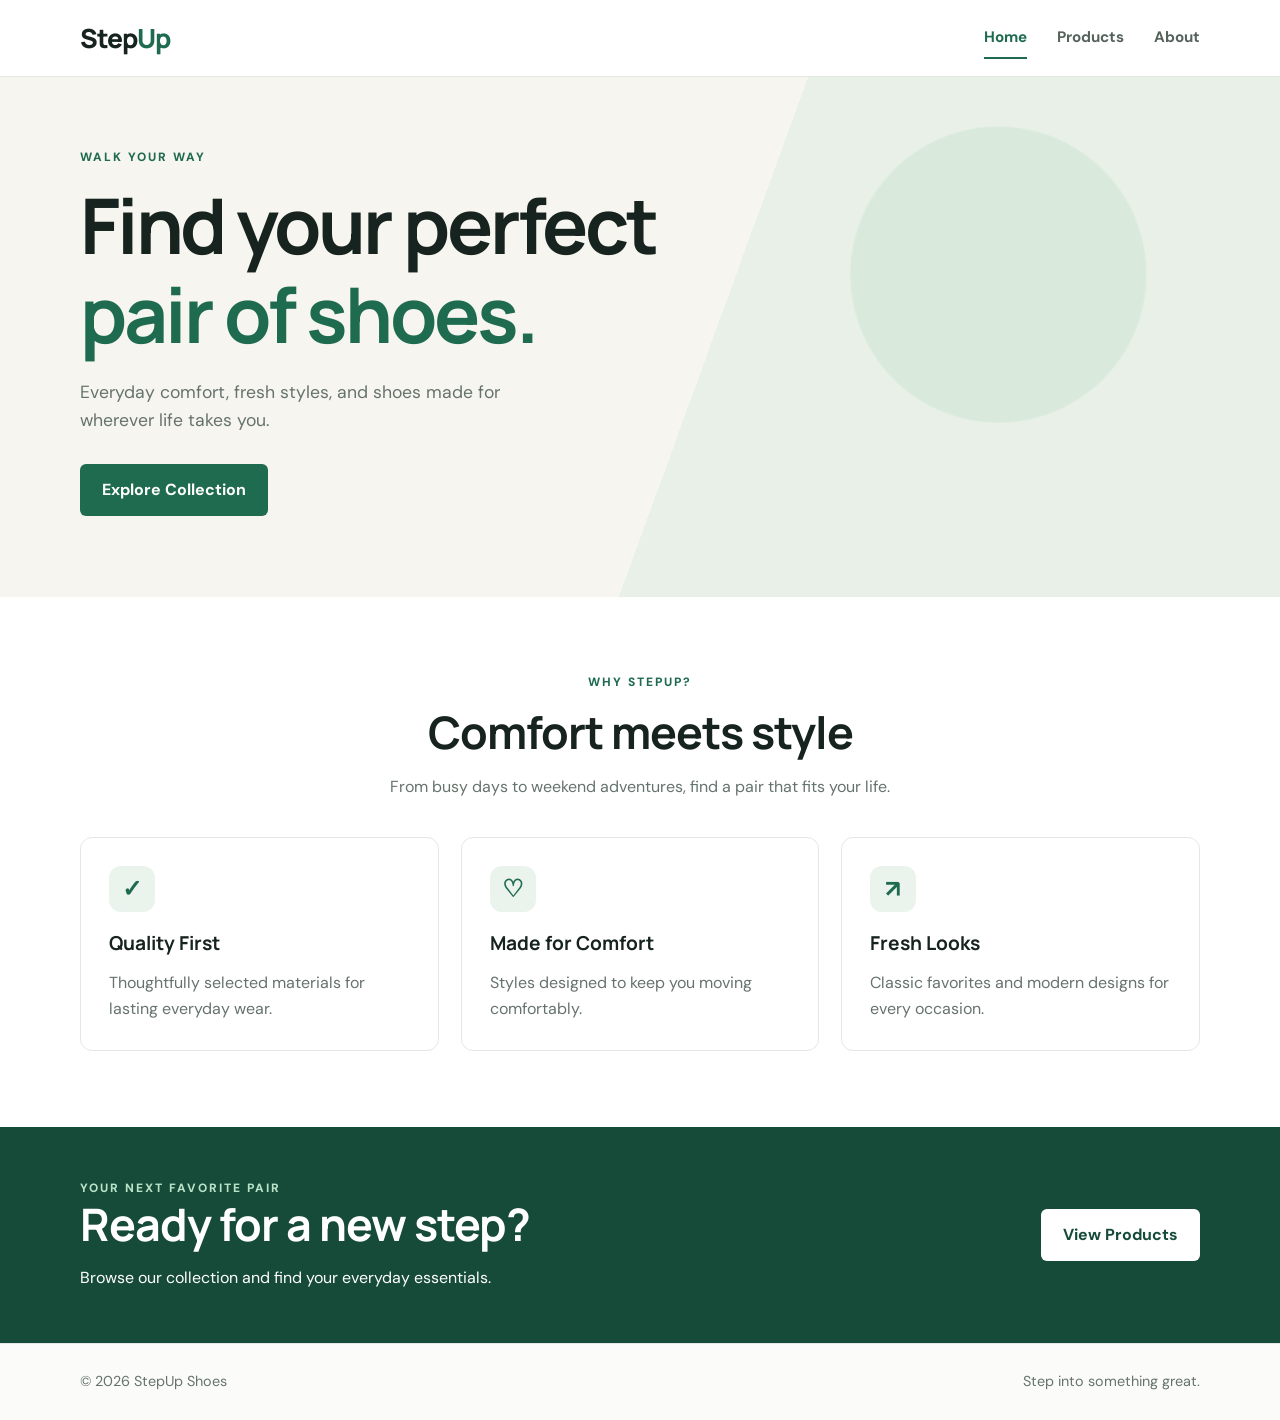
<file: index.html>
<!DOCTYPE html>
<html lang="en">
<head>
  <meta charset="UTF-8">
  <meta name="viewport" content="width=device-width, initial-scale=1.0">
  <title>StepUp Shoes | Home</title>
  <link rel="stylesheet" href="style.css">
</head>
<body>
  <header class="site-header">
    <div class="container nav-wrap">
      <a class="logo" href="index.html">Step<span>Up</span></a>
      <nav aria-label="Main navigation">
        <a class="active" href="index.html">Home</a>
        <a href="products.html">Products</a>
        <a href="about.html">About</a>
      </nav>
    </div>
  </header>

  <main>
    <section class="hero">
      <div class="container hero-content">
        <p class="eyebrow">WALK YOUR WAY</p>
        <h1>Find your perfect<br><span>pair of shoes.</span></h1>
        <p class="hero-text">Everyday comfort, fresh styles, and shoes made for wherever life takes you.</p>
        <a class="btn" href="products.html">Explore Collection</a>
      </div>
    </section>

    <section class="section container">
      <div class="section-heading">
        <p class="eyebrow">WHY STEPUP?</p>
        <h2>Comfort meets style</h2>
        <p>From busy days to weekend adventures, find a pair that fits your life.</p>
      </div>
      <div class="features">
        <article class="feature-card"><div class="feature-icon">✓</div><h3>Quality First</h3><p>Thoughtfully selected materials for lasting everyday wear.</p></article>
        <article class="feature-card"><div class="feature-icon">♡</div><h3>Made for Comfort</h3><p>Styles designed to keep you moving comfortably.</p></article>
        <article class="feature-card"><div class="feature-icon">↗</div><h3>Fresh Looks</h3><p>Classic favorites and modern designs for every occasion.</p></article>
      </div>
    </section>

    <section class="promo">
      <div class="container promo-inner">
        <div><p class="eyebrow">YOUR NEXT FAVORITE PAIR</p><h2>Ready for a new step?</h2><p>Browse our collection and find your everyday essentials.</p></div>
        <a class="btn btn-light" href="products.html">View Products</a>
      </div>
    </section>
  </main>

  <footer class="site-footer"><div class="container footer-inner"><p>© 2026 StepUp Shoes</p><p>Step into something great.</p></div></footer>
</body>
</html>
</file>
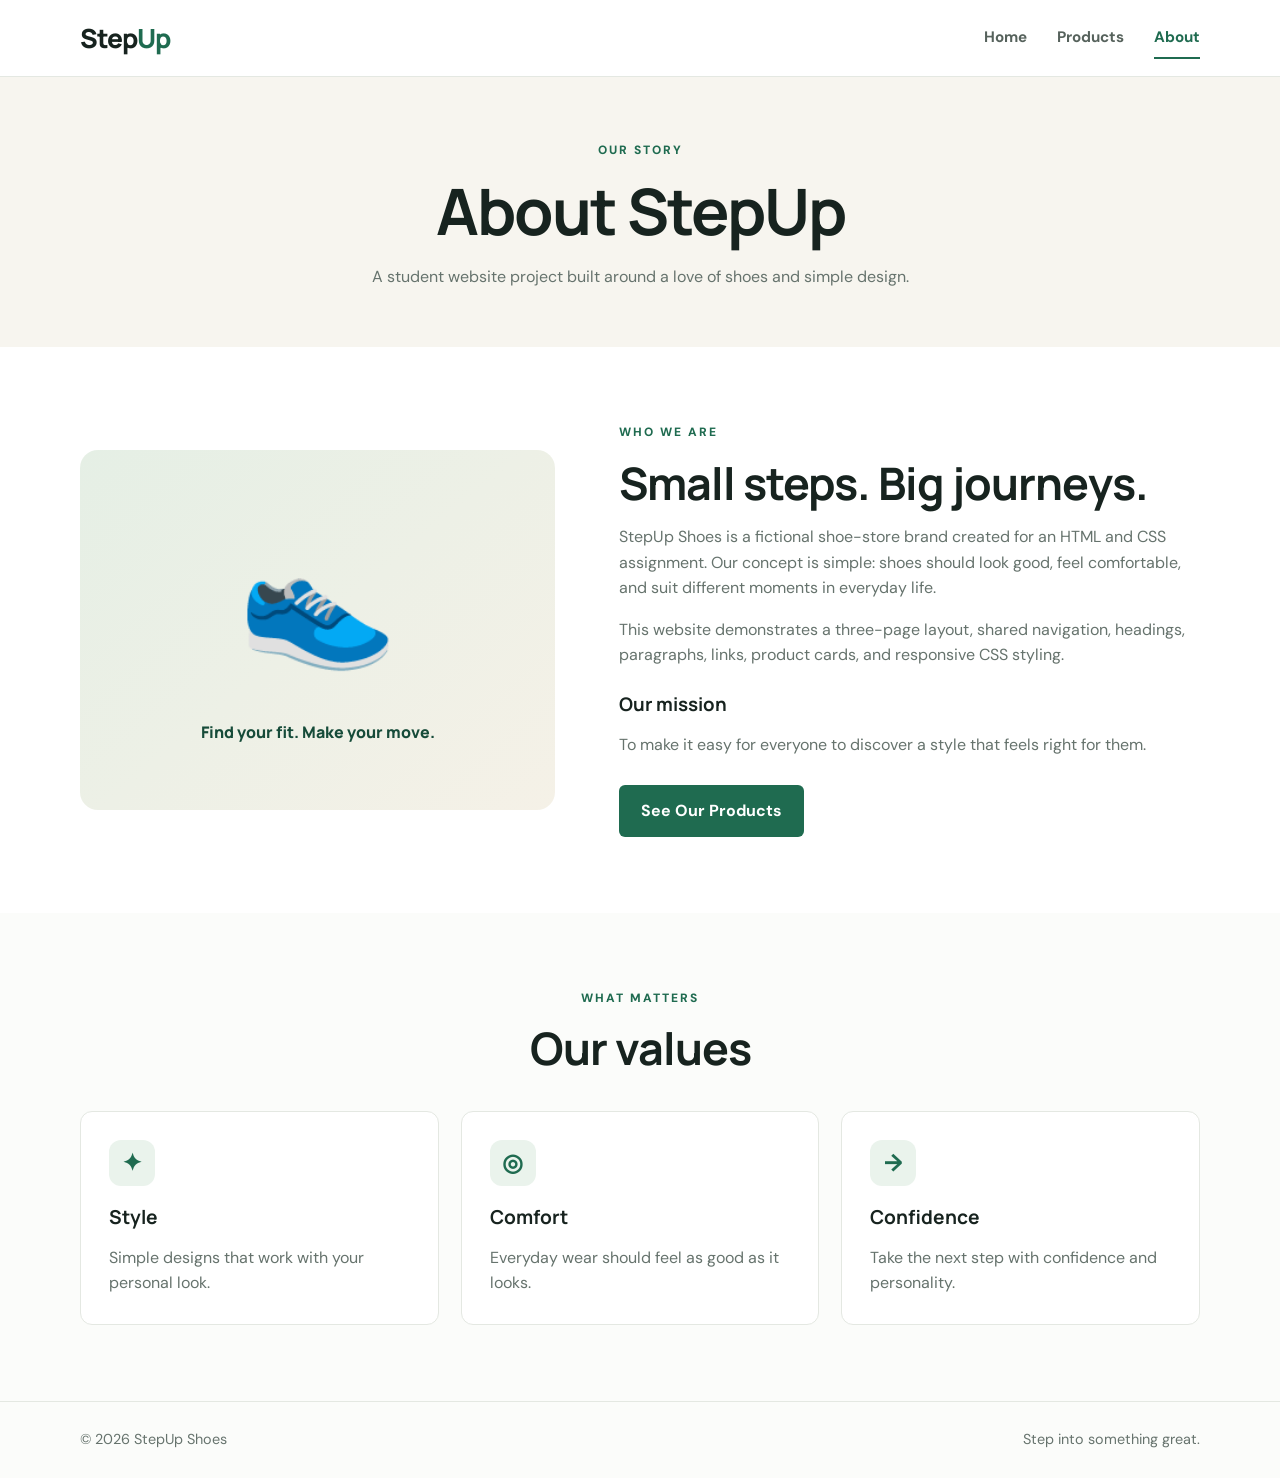
<file: about.html>
<!DOCTYPE html>
<html lang="en">
<head>
  <meta charset="UTF-8">
  <meta name="viewport" content="width=device-width, initial-scale=1.0">
  <title>StepUp Shoes | About Us</title>
  <link rel="stylesheet" href="style.css">
</head>
<body>
  <header class="site-header">
    <div class="container nav-wrap">
      <a class="logo" href="index.html">Step<span>Up</span></a>
      <nav aria-label="Main navigation">
        <a href="index.html">Home</a>
        <a href="products.html">Products</a>
        <a class="active" href="about.html">About</a>
      </nav>
    </div>
  </header>

  <main>
    <section class="page-banner"><div class="container"><p class="eyebrow">OUR STORY</p><h1>About StepUp</h1><p>A student website project built around a love of shoes and simple design.</p></div></section>
    <section class="section container about-layout">
      <div class="about-visual"><div class="big-shoe">👟</div><p>Find your fit. Make your move.</p></div>
      <div class="about-copy"><p class="eyebrow">WHO WE ARE</p><h2>Small steps. Big journeys.</h2><p>StepUp Shoes is a fictional shoe-store brand created for an HTML and CSS assignment. Our concept is simple: shoes should look good, feel comfortable, and suit different moments in everyday life.</p><p>This website demonstrates a three-page layout, shared navigation, headings, paragraphs, links, product cards, and responsive CSS styling.</p><h3>Our mission</h3><p>To make it easy for everyone to discover a style that feels right for them.</p><a class="btn" href="products.html">See Our Products</a></div>
    </section>
    <section class="section values-section"><div class="container"><div class="section-heading"><p class="eyebrow">WHAT MATTERS</p><h2>Our values</h2></div><div class="features"><article class="feature-card"><div class="feature-icon">✦</div><h3>Style</h3><p>Simple designs that work with your personal look.</p></article><article class="feature-card"><div class="feature-icon">◎</div><h3>Comfort</h3><p>Everyday wear should feel as good as it looks.</p></article><article class="feature-card"><div class="feature-icon">→</div><h3>Confidence</h3><p>Take the next step with confidence and personality.</p></article></div></div></section>
  </main>

  <footer class="site-footer"><div class="container footer-inner"><p>© 2026 StepUp Shoes</p><p>Step into something great.</p></div></footer>
</body>
</html>
</file>
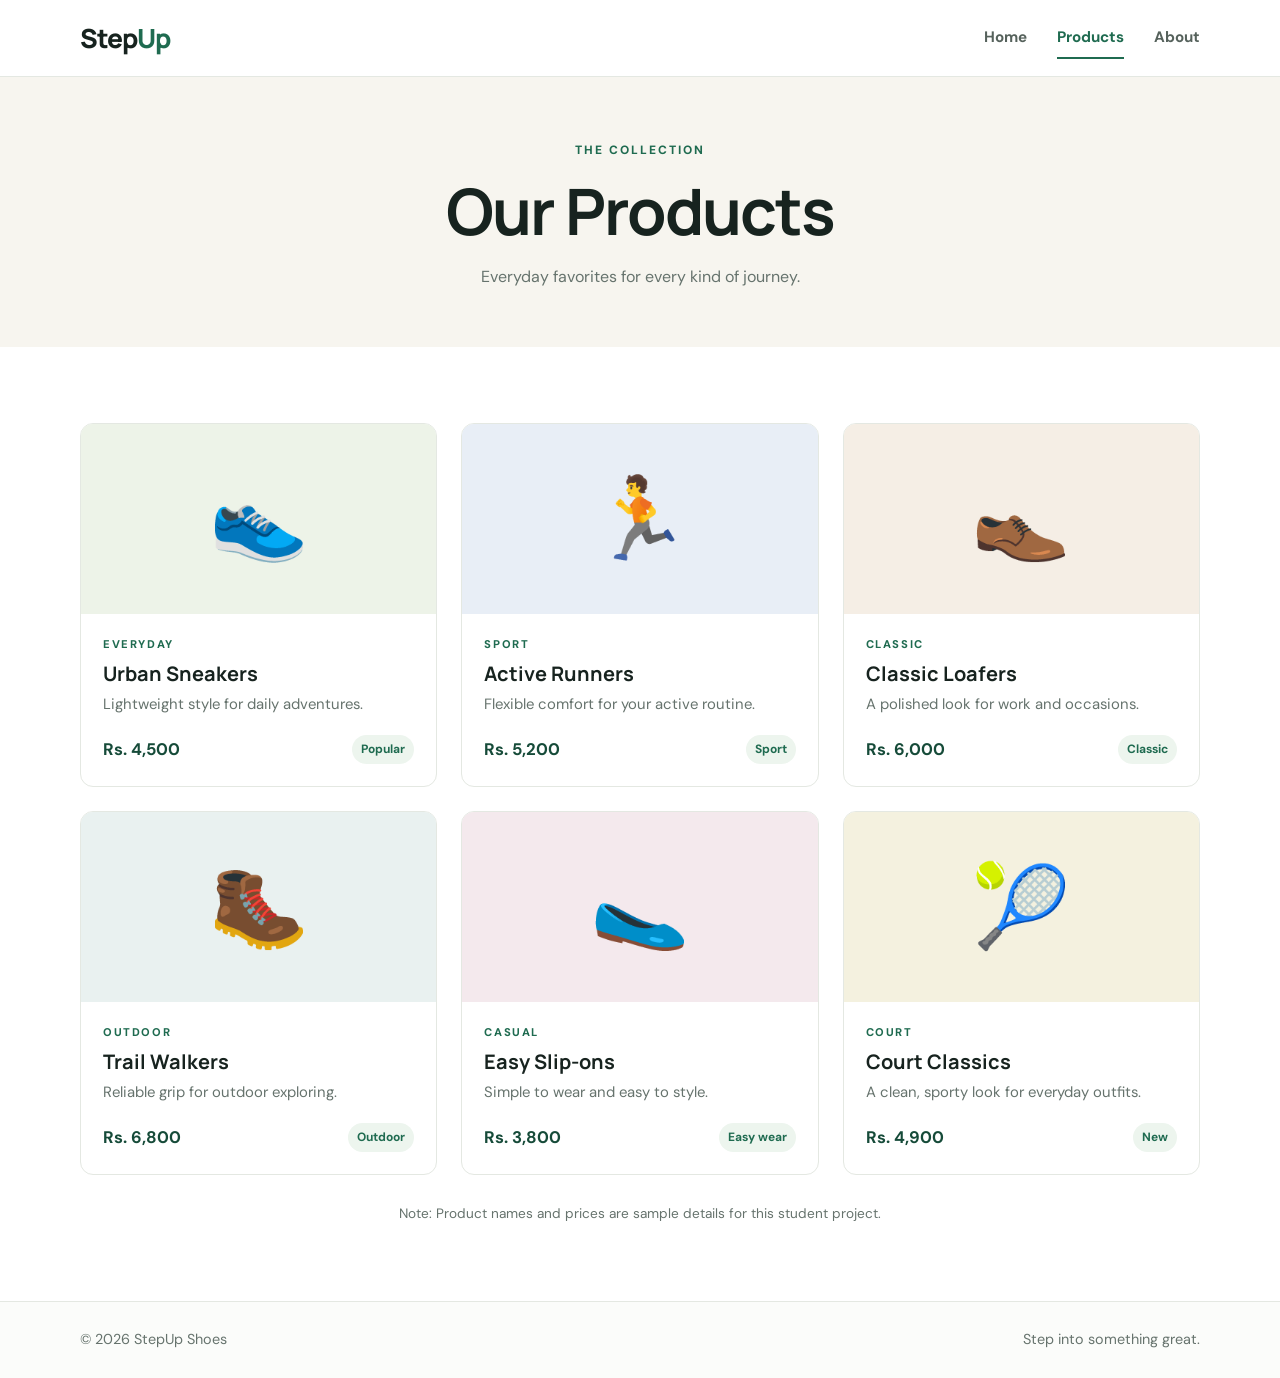
<file: products.html>
<!DOCTYPE html>
<html lang="en">
<head>
  <meta charset="UTF-8">
  <meta name="viewport" content="width=device-width, initial-scale=1.0">
  <title>StepUp Shoes | Products</title>
  <link rel="stylesheet" href="style.css">
</head>
<body>
  <header class="site-header">
    <div class="container nav-wrap">
      <a class="logo" href="index.html">Step<span>Up</span></a>
      <nav aria-label="Main navigation">
        <a href="index.html">Home</a>
        <a class="active" href="products.html">Products</a>
        <a href="about.html">About</a>
      </nav>
    </div>
  </header>

  <main>
    <section class="page-banner"><div class="container"><p class="eyebrow">THE COLLECTION</p><h1>Our Products</h1><p>Everyday favorites for every kind of journey.</p></div></section>
    <section class="section container">
      <div class="product-grid">
        <article class="product-card">
          <div class="product-art sneaker">👟</div>
          <div class="product-info"><p class="product-type">EVERYDAY</p><h2>Urban Sneakers</h2><p>Lightweight style for daily adventures.</p><div class="product-bottom"><strong>Rs. 4,500</strong><span class="tag">Popular</span></div></div>
        </article>
        <article class="product-card">
          <div class="product-art runner">🏃</div>
          <div class="product-info"><p class="product-type">SPORT</p><h2>Active Runners</h2><p>Flexible comfort for your active routine.</p><div class="product-bottom"><strong>Rs. 5,200</strong><span class="tag">Sport</span></div></div>
        </article>
        <article class="product-card">
          <div class="product-art classic">👞</div>
          <div class="product-info"><p class="product-type">CLASSIC</p><h2>Classic Loafers</h2><p>A polished look for work and occasions.</p><div class="product-bottom"><strong>Rs. 6,000</strong><span class="tag">Classic</span></div></div>
        </article>
        <article class="product-card">
          <div class="product-art casual">🥾</div>
          <div class="product-info"><p class="product-type">OUTDOOR</p><h2>Trail Walkers</h2><p>Reliable grip for outdoor exploring.</p><div class="product-bottom"><strong>Rs. 6,800</strong><span class="tag">Outdoor</span></div></div>
        </article>
        <article class="product-card">
          <div class="product-art slipon">🥿</div>
          <div class="product-info"><p class="product-type">CASUAL</p><h2>Easy Slip-ons</h2><p>Simple to wear and easy to style.</p><div class="product-bottom"><strong>Rs. 3,800</strong><span class="tag">Easy wear</span></div></div>
        </article>
        <article class="product-card">
          <div class="product-art court">🎾</div>
          <div class="product-info"><p class="product-type">COURT</p><h2>Court Classics</h2><p>A clean, sporty look for everyday outfits.</p><div class="product-bottom"><strong>Rs. 4,900</strong><span class="tag">New</span></div></div>
        </article>
      </div>
      <p class="note">Note: Product names and prices are sample details for this student project.</p>
    </section>
  </main>

  <footer class="site-footer"><div class="container footer-inner"><p>© 2026 StepUp Shoes</p><p>Step into something great.</p></div></footer>
</body>
</html>
</file>
<file: style.css>
@import url('https://fonts.googleapis.com/css2?family=DM+Sans:wght@400;500;600;700&family=Manrope:wght@400;500;600;700;800&display=swap');

:root {
  --ink: #17231f;
  --muted: #66736d;
  --green: #1f6b50;
  --green-dark: #164b39;
  --cream: #f7f5ef;
  --line: #e4e8e2;
  --white: #ffffff;
}
* { box-sizing: border-box; }
html { scroll-behavior: smooth; }
body { margin: 0; color: var(--ink); background: #fff; font-family: 'DM Sans', Arial, sans-serif; line-height: 1.6; }
h1, h2, h3 { font-family: 'Manrope', Arial, sans-serif; line-height: 1.15; margin-top: 0; }
p { color: var(--muted); }
a { color: inherit; text-decoration: none; }
.container { width: min(1120px, calc(100% - 40px)); margin: 0 auto; }
.site-header { background: rgba(255,255,255,.96); border-bottom: 1px solid var(--line); position: sticky; top: 0; z-index: 10; }
.nav-wrap { min-height: 76px; display: flex; justify-content: space-between; align-items: center; gap: 24px; }
.logo { font-family: 'Manrope', sans-serif; font-size: 1.65rem; font-weight: 800; letter-spacing: -1px; }
.logo span { color: var(--green); }
nav { display: flex; gap: 30px; align-items: center; }
nav a { font-size: .95rem; font-weight: 700; color: #56625c; padding: 8px 0; border-bottom: 2px solid transparent; }
nav a:hover, nav a.active { color: var(--green); border-color: var(--green); }
.hero { background: radial-gradient(circle at 78% 38%, #d9e9dc 0, #d9e9dc 14%, transparent 14.2%), linear-gradient(110deg, #f7f5ef 0%, #f7f5ef 55%, #e8f0e8 55%, #e8f0e8 100%); min-height: 520px; display: flex; align-items: center; }
.hero-content { padding-top: 58px; padding-bottom: 68px; }
.eyebrow { color: var(--green); font-size: .75rem; font-weight: 800; letter-spacing: 2px; margin: 0 0 14px; }
.hero h1 { font-size: clamp(2.8rem, 6vw, 5.2rem); letter-spacing: -3px; max-width: 700px; margin-bottom: 20px; }
.hero h1 span { color: var(--green); }
.hero-text { max-width: 490px; font-size: 1.1rem; margin-bottom: 30px; }
.btn { display: inline-block; background: var(--green); color: white; padding: 13px 22px; border-radius: 6px; font-weight: 700; transition: background .2s, transform .2s; }
.btn:hover { background: var(--green-dark); transform: translateY(-2px); }
.section { padding-top: 76px; padding-bottom: 76px; }
.section-heading { text-align: center; max-width: 620px; margin: 0 auto 38px; }
.section-heading h2, .promo h2, .about-copy h2 { font-size: clamp(2rem, 4vw, 2.8rem); letter-spacing: -1px; margin-bottom: 14px; }
.features { display: grid; grid-template-columns: repeat(3, 1fr); gap: 22px; }
.feature-card { padding: 28px; border: 1px solid var(--line); border-radius: 12px; background: #fff; }
.feature-icon { display: grid; place-items: center; width: 46px; height: 46px; border-radius: 12px; background: #eaf3ec; color: var(--green); font-size: 1.5rem; font-weight: 700; margin-bottom: 20px; }
.feature-card h3 { margin-bottom: 9px; font-size: 1.2rem; }
.feature-card p { margin-bottom: 0; }
.promo { background: var(--green-dark); padding: 52px 0; }
.promo-inner { display: flex; align-items: center; justify-content: space-between; gap: 24px; }
.promo h2, .promo p { color: white; }
.promo .eyebrow { color: #b9e3c7; }
.promo p { margin-bottom: 0; }
.btn-light { background: white; color: var(--green-dark); white-space: nowrap; }
.btn-light:hover { background: #eaf3ec; }
.site-footer { border-top: 1px solid var(--line); background: #fbfcfa; }
.footer-inner { min-height: 76px; display: flex; align-items: center; justify-content: space-between; gap: 18px; }
.footer-inner p { font-size: .9rem; margin: 0; }
.page-banner { background: var(--cream); padding: 64px 0 58px; text-align: center; }
.page-banner h1 { font-size: clamp(2.5rem, 5vw, 4rem); letter-spacing: -2px; margin-bottom: 12px; }
.page-banner p:last-child { margin-bottom: 0; }
.product-grid { display: grid; grid-template-columns: repeat(3, 1fr); gap: 24px; }
.product-card { border: 1px solid var(--line); border-radius: 13px; overflow: hidden; background: white; transition: transform .2s, box-shadow .2s; }
.product-card:hover { transform: translateY(-4px); box-shadow: 0 14px 35px rgba(20, 50, 35, .09); }
.product-art { height: 190px; display: grid; place-items: center; font-size: 5rem; }
.sneaker { background: #edf3e8; } .runner { background: #e8eef6; } .classic { background: #f5eee5; }
.casual { background: #e9f1f0; } .slipon { background: #f4e9ed; } .court { background: #f4f1df; }
.product-info { padding: 22px; }
.product-type { color: var(--green); font-size: .7rem; font-weight: 800; letter-spacing: 1.6px; margin: 0 0 8px; }
.product-info h2 { font-size: 1.25rem; margin-bottom: 8px; }
.product-info p:not(.product-type) { margin: 0 0 18px; font-size: .93rem; }
.product-bottom { display: flex; align-items: center; justify-content: space-between; gap: 12px; }
.product-bottom strong { color: var(--green-dark); font-size: 1.05rem; }
.tag { font-size: .75rem; color: var(--green); background: #edf5ee; padding: 5px 9px; border-radius: 20px; font-weight: 700; }
.note { font-size: .85rem; text-align: center; margin: 28px 0 0; }
.about-layout { display: grid; grid-template-columns: .9fr 1.1fr; gap: 64px; align-items: center; }
.about-visual { min-height: 360px; border-radius: 18px; background: linear-gradient(140deg, #e5efe5, #f5f1e7); display: flex; flex-direction: column; justify-content: center; align-items: center; }
.big-shoe { font-size: 8rem; }
.about-visual p { font-family: 'Manrope', sans-serif; font-weight: 800; color: var(--green-dark); }
.about-copy h3 { margin: 26px 0 8px; }
.about-copy .btn { margin-top: 12px; }
.values-section { background: #fbfcfa; }
@media (max-width: 760px) {
  .nav-wrap { min-height: 70px; }
  nav { gap: 15px; }
  nav a { font-size: .88rem; }
  .hero { min-height: auto; background: linear-gradient(120deg, #f7f5ef, #e8f0e8); }
  .hero h1 { letter-spacing: -1.5px; }
  .features, .product-grid { grid-template-columns: repeat(2, 1fr); }
  .about-layout { grid-template-columns: 1fr; gap: 35px; }
  .about-visual { min-height: 260px; }
}
@media (max-width: 520px) {
  .container { width: min(100% - 28px, 1120px); }
  .nav-wrap { flex-direction: column; padding: 14px 0; gap: 8px; }
  nav { gap: 22px; }
  .hero-content { padding-top: 55px; padding-bottom: 55px; }
  .hero h1 { font-size: 2.8rem; }
  .features, .product-grid { grid-template-columns: 1fr; }
  .promo-inner { flex-direction: column; align-items: flex-start; }
  .section { padding-top: 55px; padding-bottom: 55px; }
  .footer-inner { padding: 18px 0; flex-direction: column; justify-content: center; gap: 4px; }
}
</file>
